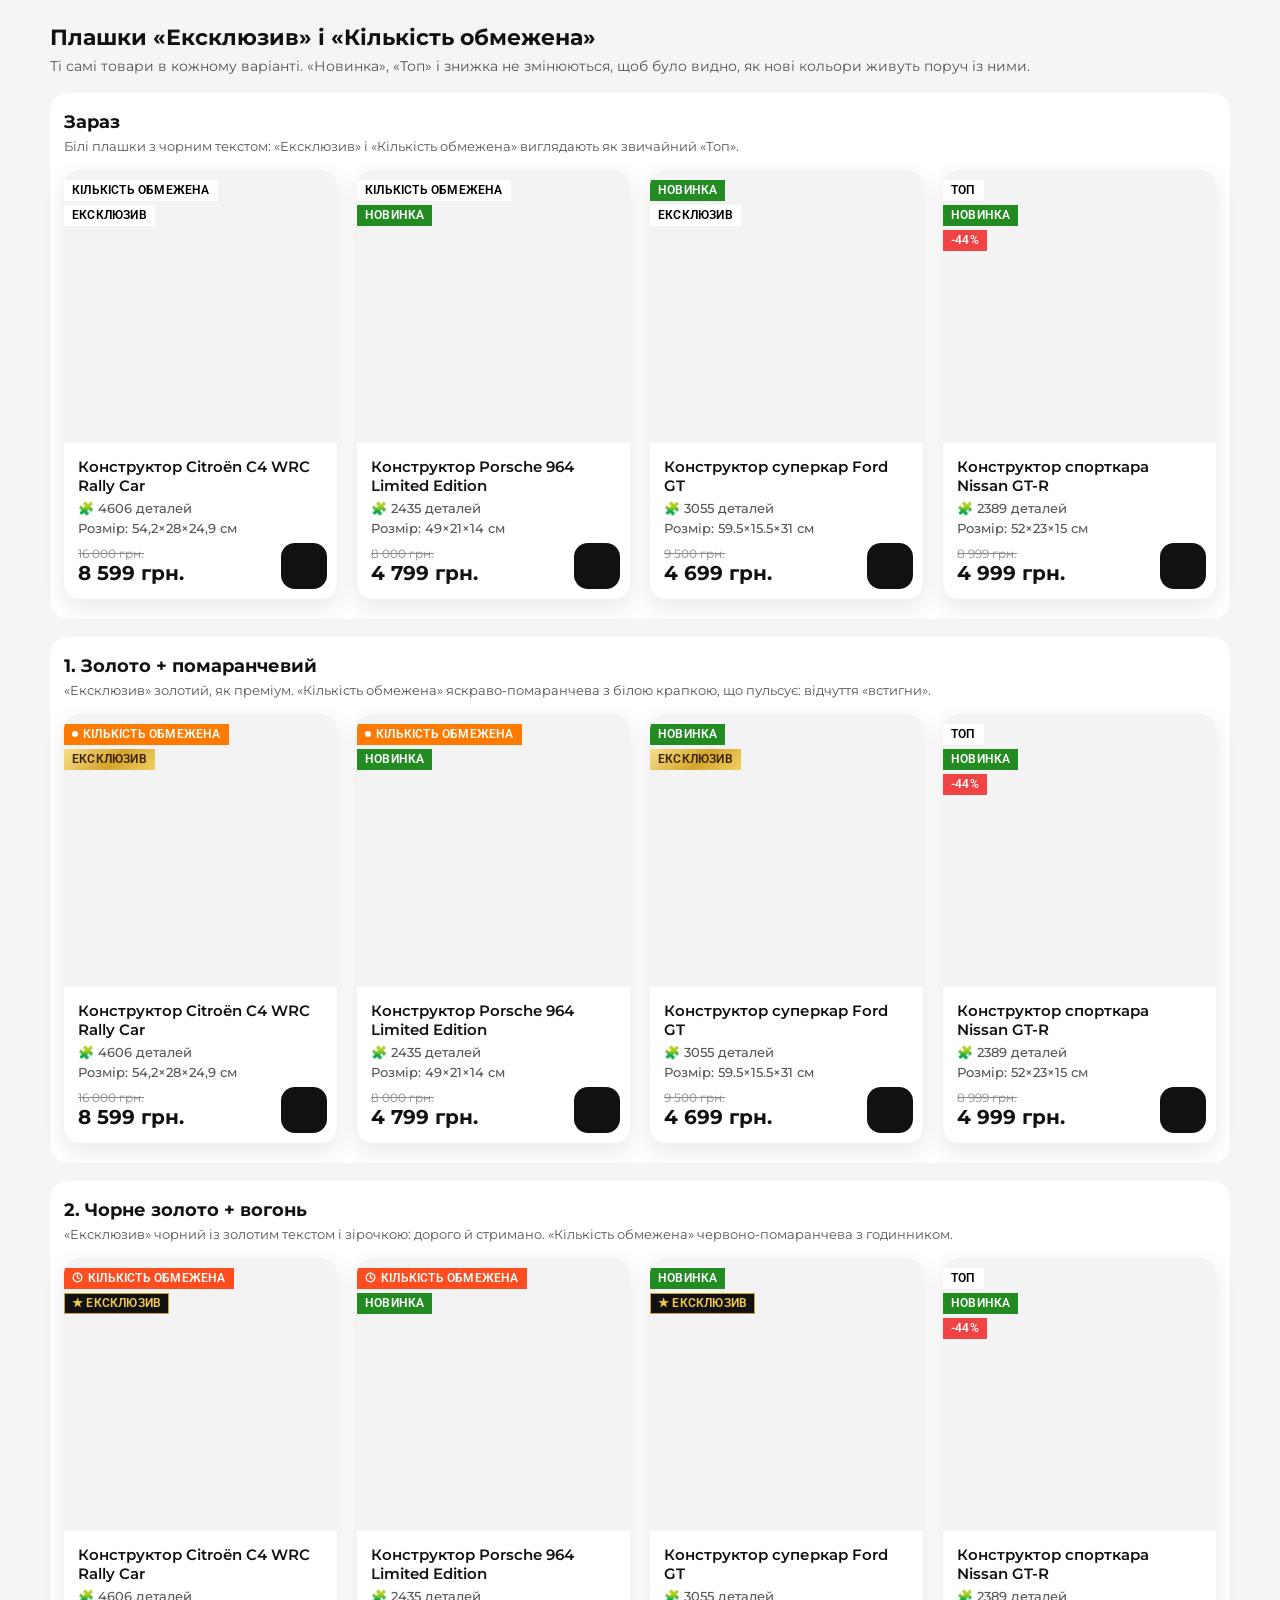
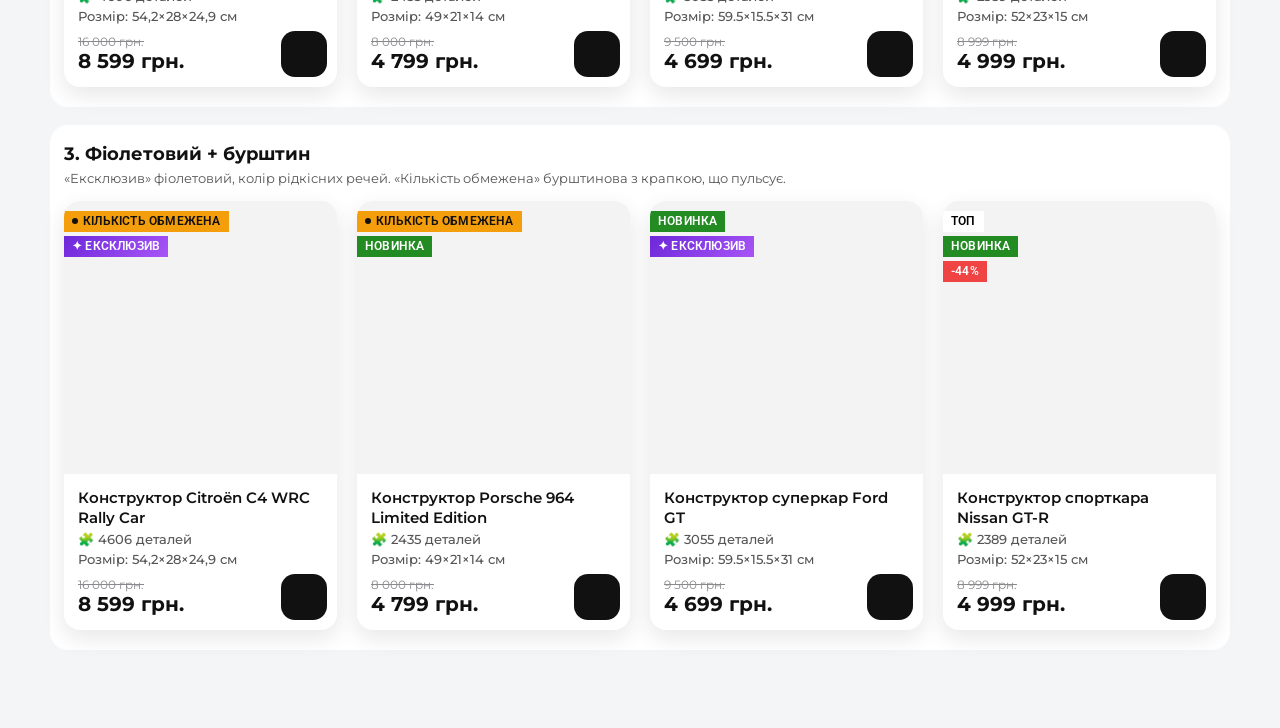
<file: cards/badges.html>
<!doctype html><html lang="uk"><head><meta charset="utf-8"><meta name="viewport" content="width=device-width,initial-scale=1"><title>Плашки — варіанти</title>
<link href="https://fonts.googleapis.com/css2?family=Montserrat:wght@500;600;700&family=Roboto:wght@600;700&display=swap" rel="stylesheet">
<style>
body{margin:0;background:#f4f5f7;font-family:Montserrat,Arial,sans-serif;color:#111}
.wrap{max-width:1180px;margin:0 auto;padding:20px 12px 60px}
h1{font-size:22px;margin:4px 0 6px} .lead{color:#555;font-size:14px;margin:0 0 18px}
section{background:#fff;border-radius:18px;padding:18px 14px 20px;margin:0 0 18px}
h2{font-size:18px;margin:0 0 4px} section>p{font-size:13px;color:#555;margin:0 0 14px;line-height:1.45}
.grid{display:grid;grid-template-columns:repeat(2,minmax(0,1fr));gap:16px 10px}
@media(min-width:900px){.grid{grid-template-columns:repeat(4,minmax(0,1fr));gap:24px 20px}}
.card{background:#fff;border-radius:16px;overflow:hidden;box-shadow:0 8px 22px rgba(17,17,17,.1);display:flex;flex-direction:column}
.img{position:relative;aspect-ratio:1/1;background:#f3f3f3 center/cover no-repeat}
.marks{position:absolute;top:10px;left:0;display:flex;flex-direction:column;align-items:flex-start;gap:4px}
.txt{position:relative;padding:10px;flex:1;display:flex;flex-direction:column}
.t{font-size:13px;font-weight:600;line-height:1.3;display:-webkit-box;-webkit-line-clamp:2;-webkit-box-orient:vertical;overflow:hidden}
.d{font-size:11px;color:#555;font-weight:500;margin-top:4px;white-space:nowrap;overflow:hidden}
.pr{margin-top:auto;padding-top:10px;display:flex;flex-direction:column} .pr s{font-size:12px;color:#8a8a8e} .pr b{font-size:17px}
.bag{position:absolute;right:10px;bottom:10px;width:46px;height:46px;border-radius:14px;background:#111}
@media(min-width:641px){.t{font-size:15px}.d{font-size:13px}.pr b{font-size:20px}.txt{padding:14px}}
/* badge base = live site */
.b{display:inline-flex;align-items:center;gap:5px;font-family:Roboto,Arial,sans-serif;font-size:12px;font-weight:600;letter-spacing:.2px;padding:1px 8px 2px;line-height:1.5;text-transform:uppercase;white-space:nowrap;color:#000;background:#fff}
.b--new{background:#228b22;color:#fff} .b--disc{background:#f04444;color:#fff}
.dot{flex:none;width:6px;height:6px;border-radius:50%;background:currentColor;animation:p 1.4s ease-in-out infinite}
@keyframes p{0%,100%{opacity:1;transform:scale(1)}50%{opacity:.35;transform:scale(.7)}}
/* 1 */
.v1 .b--vip{background:linear-gradient(135deg,#f9e08b,#d4a52c 55%,#f3cf63);color:#3a2600}
.v1 .b--dark{background:#ff7a00;color:#fff}
/* 2 */
.v2 .b--vip{background:#111;color:#f2c94c;box-shadow:inset 0 0 0 1px #c9a227}
.v2 .b--dark{background:#ff4d1f;color:#fff}
/* 3 */
.v3 .b--vip{background:linear-gradient(135deg,#6d28d9,#a855f7);color:#fff}
.v3 .b--dark{background:#f59e0b;color:#111}
@media (prefers-reduced-motion:reduce){.dot{animation:none}}
</style></head><body><div class="wrap"><h1>Плашки «Ексклюзив» і «Кількість обмежена»</h1>
<p class="lead">Ті самі товари в кожному варіанті. «Новинка», «Топ» і знижка не змінюються, щоб було видно, як нові кольори живуть поруч із ними.</p>
<section class="v0"><h2>Зараз</h2><p>Білі плашки з чорним текстом: «Ексклюзив» і «Кількість обмежена» виглядають як звичайний «Топ».</p><div class="grid"><div class="card"><div class="img" style="background-image:url(https://static.tildacdn.one/stor3535-6338-4966-b531-663435383033/43bb6ec37aa721c95067bad617b32f7c.png)"><div class="marks"><span class="b b--dark">КІЛЬКІСТЬ ОБМЕЖЕНА</span><span class="b b--vip">ЕКСКЛЮЗИВ</span></div></div>
<div class="txt"><div class="t">Конструктор Citroën C4 WRC Rally Car</div><div class="d">🧩 4606 деталей</div><div class="d">Розмір: 54,2×28×24,9 см</div>
<div class="pr"><s>16 000 грн.</s><b>8 599 грн.</b></div><span class="bag"></span></div></div><div class="card"><div class="img" style="background-image:url(https://static.tildacdn.one/stor3562-3538-4263-b566-363263313961/86bd42122dd2afcbdbddd37b241bd105.jpg)"><div class="marks"><span class="b b--dark">КІЛЬКІСТЬ ОБМЕЖЕНА</span><span class="b b--new">НОВИНКА</span></div></div>
<div class="txt"><div class="t">Конструктор Porsche 964 Limited Edition</div><div class="d">🧩 2435 деталей</div><div class="d">Розмір: 49×21×14 см</div>
<div class="pr"><s>8 000 грн.</s><b>4 799 грн.</b></div><span class="bag"></span></div></div><div class="card"><div class="img" style="background-image:url(https://static.tildacdn.one/stor6236-3934-4134-b531-323263363032/c87ef97f8cdbb68070b91c82d764926f.jpg)"><div class="marks"><span class="b b--new">НОВИНКА</span><span class="b b--vip">ЕКСКЛЮЗИВ</span></div></div>
<div class="txt"><div class="t">Конструктор суперкар Ford GT</div><div class="d">🧩 3055 деталей</div><div class="d">Розмір: 59.5×15.5×31 см</div>
<div class="pr"><s>9 500 грн.</s><b>4 699 грн.</b></div><span class="bag"></span></div></div><div class="card"><div class="img" style="background-image:url(https://static.tildacdn.one/stor3862-3230-4134-b130-373233653164/d1d504cf1ada97f2b7eef08daccd60ad.jpg)"><div class="marks"><span class="b b--hit">ТОП</span><span class="b b--new">НОВИНКА</span><span class="b b--disc">-44%</span></div></div>
<div class="txt"><div class="t">Конструктор спорткара Nissan GT-R</div><div class="d">🧩 2389 деталей</div><div class="d">Розмір: 52×23×15 см</div>
<div class="pr"><s>8 999 грн.</s><b>4 999 грн.</b></div><span class="bag"></span></div></div></div></section><section class="v1"><h2>1. Золото + помаранчевий</h2><p>«Ексклюзив» золотий, як преміум. «Кількість обмежена» яскраво-помаранчева з білою крапкою, що пульсує: відчуття «встигни».</p><div class="grid"><div class="card"><div class="img" style="background-image:url(https://static.tildacdn.one/stor3535-6338-4966-b531-663435383033/43bb6ec37aa721c95067bad617b32f7c.png)"><div class="marks"><span class="b b--dark"><i class="dot"></i>КІЛЬКІСТЬ ОБМЕЖЕНА</span><span class="b b--vip">ЕКСКЛЮЗИВ</span></div></div>
<div class="txt"><div class="t">Конструктор Citroën C4 WRC Rally Car</div><div class="d">🧩 4606 деталей</div><div class="d">Розмір: 54,2×28×24,9 см</div>
<div class="pr"><s>16 000 грн.</s><b>8 599 грн.</b></div><span class="bag"></span></div></div><div class="card"><div class="img" style="background-image:url(https://static.tildacdn.one/stor3562-3538-4263-b566-363263313961/86bd42122dd2afcbdbddd37b241bd105.jpg)"><div class="marks"><span class="b b--dark"><i class="dot"></i>КІЛЬКІСТЬ ОБМЕЖЕНА</span><span class="b b--new">НОВИНКА</span></div></div>
<div class="txt"><div class="t">Конструктор Porsche 964 Limited Edition</div><div class="d">🧩 2435 деталей</div><div class="d">Розмір: 49×21×14 см</div>
<div class="pr"><s>8 000 грн.</s><b>4 799 грн.</b></div><span class="bag"></span></div></div><div class="card"><div class="img" style="background-image:url(https://static.tildacdn.one/stor6236-3934-4134-b531-323263363032/c87ef97f8cdbb68070b91c82d764926f.jpg)"><div class="marks"><span class="b b--new">НОВИНКА</span><span class="b b--vip">ЕКСКЛЮЗИВ</span></div></div>
<div class="txt"><div class="t">Конструктор суперкар Ford GT</div><div class="d">🧩 3055 деталей</div><div class="d">Розмір: 59.5×15.5×31 см</div>
<div class="pr"><s>9 500 грн.</s><b>4 699 грн.</b></div><span class="bag"></span></div></div><div class="card"><div class="img" style="background-image:url(https://static.tildacdn.one/stor3862-3230-4134-b130-373233653164/d1d504cf1ada97f2b7eef08daccd60ad.jpg)"><div class="marks"><span class="b b--hit">ТОП</span><span class="b b--new">НОВИНКА</span><span class="b b--disc">-44%</span></div></div>
<div class="txt"><div class="t">Конструктор спорткара Nissan GT-R</div><div class="d">🧩 2389 деталей</div><div class="d">Розмір: 52×23×15 см</div>
<div class="pr"><s>8 999 грн.</s><b>4 999 грн.</b></div><span class="bag"></span></div></div></div></section><section class="v2"><h2>2. Чорне золото + вогонь</h2><p>«Ексклюзив» чорний із золотим текстом і зірочкою: дорого й стримано. «Кількість обмежена» червоно-помаранчева з годинником.</p><div class="grid"><div class="card"><div class="img" style="background-image:url(https://static.tildacdn.one/stor3535-6338-4966-b531-663435383033/43bb6ec37aa721c95067bad617b32f7c.png)"><div class="marks"><span class="b b--dark"><svg viewBox="0 0 16 16" width="11" height="11" fill="none" stroke="currentColor" stroke-width="2" stroke-linecap="round"><circle cx="8" cy="8" r="6.2"/><path d="M8 4.6V8l2.2 1.6"/></svg>КІЛЬКІСТЬ ОБМЕЖЕНА</span><span class="b b--vip">★ ЕКСКЛЮЗИВ</span></div></div>
<div class="txt"><div class="t">Конструктор Citroën C4 WRC Rally Car</div><div class="d">🧩 4606 деталей</div><div class="d">Розмір: 54,2×28×24,9 см</div>
<div class="pr"><s>16 000 грн.</s><b>8 599 грн.</b></div><span class="bag"></span></div></div><div class="card"><div class="img" style="background-image:url(https://static.tildacdn.one/stor3562-3538-4263-b566-363263313961/86bd42122dd2afcbdbddd37b241bd105.jpg)"><div class="marks"><span class="b b--dark"><svg viewBox="0 0 16 16" width="11" height="11" fill="none" stroke="currentColor" stroke-width="2" stroke-linecap="round"><circle cx="8" cy="8" r="6.2"/><path d="M8 4.6V8l2.2 1.6"/></svg>КІЛЬКІСТЬ ОБМЕЖЕНА</span><span class="b b--new">НОВИНКА</span></div></div>
<div class="txt"><div class="t">Конструктор Porsche 964 Limited Edition</div><div class="d">🧩 2435 деталей</div><div class="d">Розмір: 49×21×14 см</div>
<div class="pr"><s>8 000 грн.</s><b>4 799 грн.</b></div><span class="bag"></span></div></div><div class="card"><div class="img" style="background-image:url(https://static.tildacdn.one/stor6236-3934-4134-b531-323263363032/c87ef97f8cdbb68070b91c82d764926f.jpg)"><div class="marks"><span class="b b--new">НОВИНКА</span><span class="b b--vip">★ ЕКСКЛЮЗИВ</span></div></div>
<div class="txt"><div class="t">Конструктор суперкар Ford GT</div><div class="d">🧩 3055 деталей</div><div class="d">Розмір: 59.5×15.5×31 см</div>
<div class="pr"><s>9 500 грн.</s><b>4 699 грн.</b></div><span class="bag"></span></div></div><div class="card"><div class="img" style="background-image:url(https://static.tildacdn.one/stor3862-3230-4134-b130-373233653164/d1d504cf1ada97f2b7eef08daccd60ad.jpg)"><div class="marks"><span class="b b--hit">ТОП</span><span class="b b--new">НОВИНКА</span><span class="b b--disc">-44%</span></div></div>
<div class="txt"><div class="t">Конструктор спорткара Nissan GT-R</div><div class="d">🧩 2389 деталей</div><div class="d">Розмір: 52×23×15 см</div>
<div class="pr"><s>8 999 грн.</s><b>4 999 грн.</b></div><span class="bag"></span></div></div></div></section><section class="v3"><h2>3. Фіолетовий + бурштин</h2><p>«Ексклюзив» фіолетовий, колір рідкісних речей. «Кількість обмежена» бурштинова з крапкою, що пульсує.</p><div class="grid"><div class="card"><div class="img" style="background-image:url(https://static.tildacdn.one/stor3535-6338-4966-b531-663435383033/43bb6ec37aa721c95067bad617b32f7c.png)"><div class="marks"><span class="b b--dark"><i class="dot"></i>КІЛЬКІСТЬ ОБМЕЖЕНА</span><span class="b b--vip">✦ ЕКСКЛЮЗИВ</span></div></div>
<div class="txt"><div class="t">Конструктор Citroën C4 WRC Rally Car</div><div class="d">🧩 4606 деталей</div><div class="d">Розмір: 54,2×28×24,9 см</div>
<div class="pr"><s>16 000 грн.</s><b>8 599 грн.</b></div><span class="bag"></span></div></div><div class="card"><div class="img" style="background-image:url(https://static.tildacdn.one/stor3562-3538-4263-b566-363263313961/86bd42122dd2afcbdbddd37b241bd105.jpg)"><div class="marks"><span class="b b--dark"><i class="dot"></i>КІЛЬКІСТЬ ОБМЕЖЕНА</span><span class="b b--new">НОВИНКА</span></div></div>
<div class="txt"><div class="t">Конструктор Porsche 964 Limited Edition</div><div class="d">🧩 2435 деталей</div><div class="d">Розмір: 49×21×14 см</div>
<div class="pr"><s>8 000 грн.</s><b>4 799 грн.</b></div><span class="bag"></span></div></div><div class="card"><div class="img" style="background-image:url(https://static.tildacdn.one/stor6236-3934-4134-b531-323263363032/c87ef97f8cdbb68070b91c82d764926f.jpg)"><div class="marks"><span class="b b--new">НОВИНКА</span><span class="b b--vip">✦ ЕКСКЛЮЗИВ</span></div></div>
<div class="txt"><div class="t">Конструктор суперкар Ford GT</div><div class="d">🧩 3055 деталей</div><div class="d">Розмір: 59.5×15.5×31 см</div>
<div class="pr"><s>9 500 грн.</s><b>4 699 грн.</b></div><span class="bag"></span></div></div><div class="card"><div class="img" style="background-image:url(https://static.tildacdn.one/stor3862-3230-4134-b130-373233653164/d1d504cf1ada97f2b7eef08daccd60ad.jpg)"><div class="marks"><span class="b b--hit">ТОП</span><span class="b b--new">НОВИНКА</span><span class="b b--disc">-44%</span></div></div>
<div class="txt"><div class="t">Конструктор спорткара Nissan GT-R</div><div class="d">🧩 2389 деталей</div><div class="d">Розмір: 52×23×15 см</div>
<div class="pr"><s>8 999 грн.</s><b>4 999 грн.</b></div><span class="bag"></span></div></div></div></section></div></body></html>
</file>
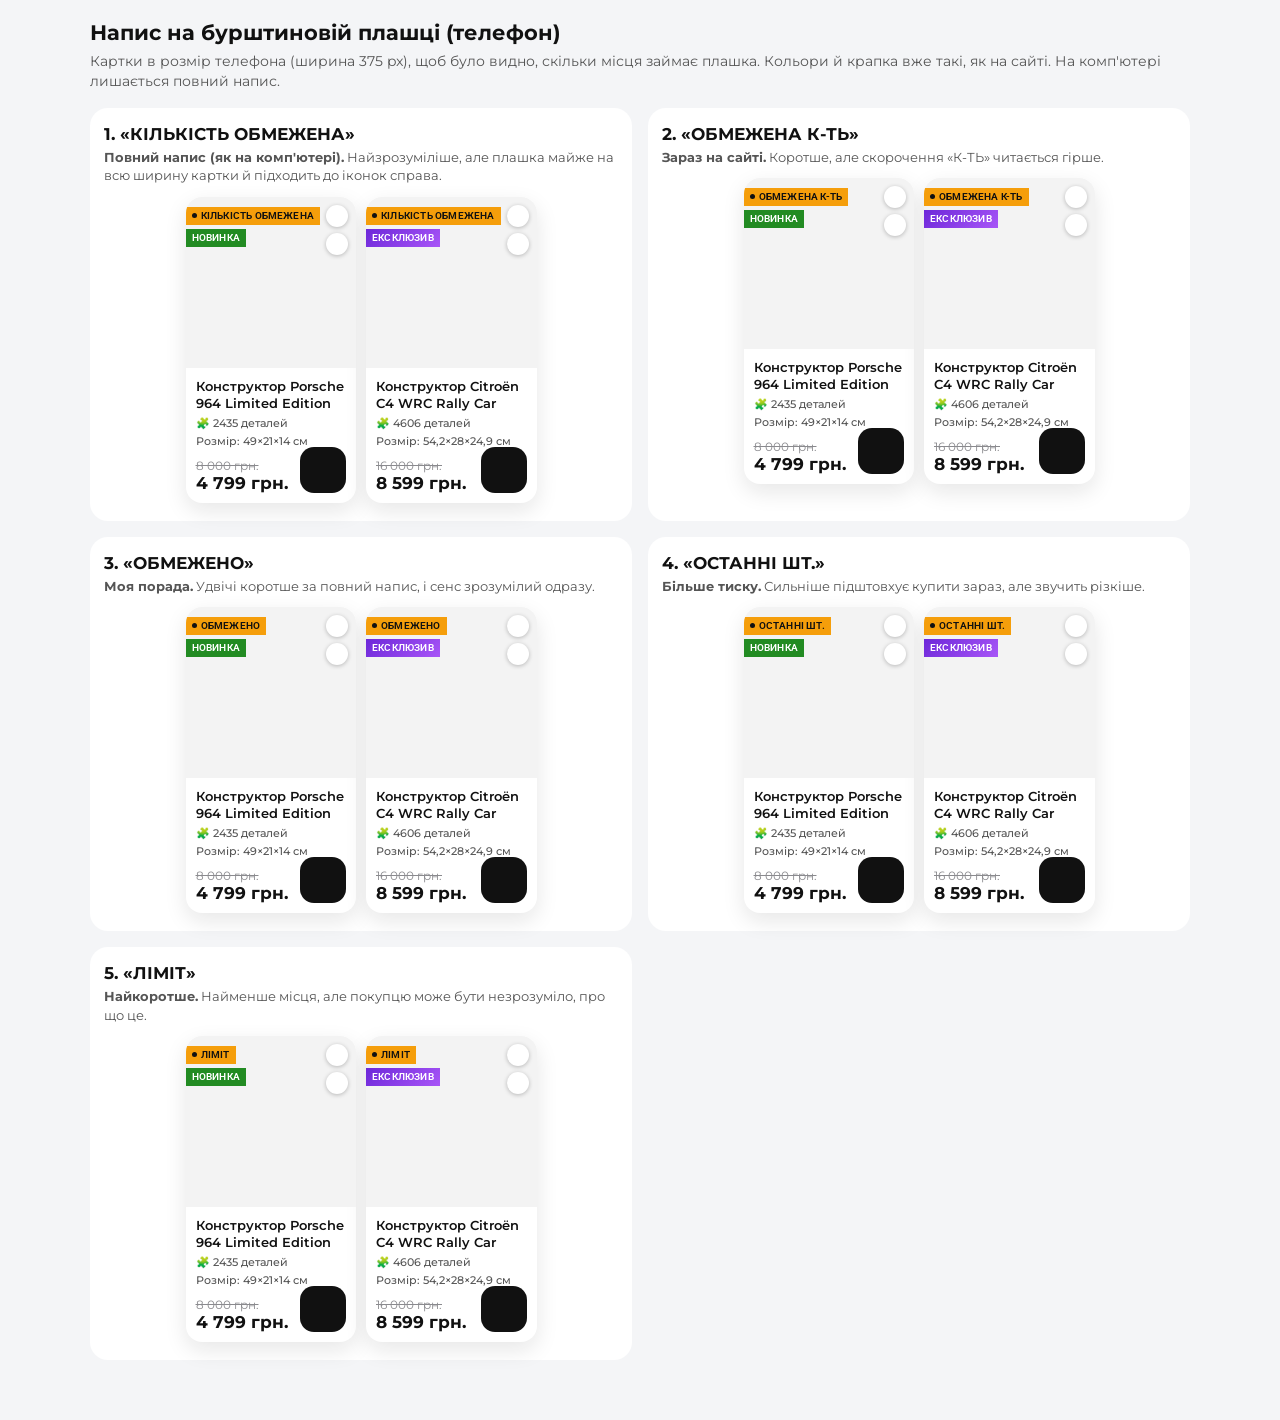
<file: cards/limited.html>
<!doctype html><html lang="uk"><head><meta charset="utf-8"><meta name="viewport" content="width=device-width,initial-scale=1"><title>Напис на плашці</title>
<link href="https://fonts.googleapis.com/css2?family=Montserrat:wght@500;600;700&family=Roboto:wght@600&display=swap" rel="stylesheet">
<style>
body{margin:0;background:#f4f5f7;font-family:Montserrat,Arial,sans-serif;color:#111}
.wrap{max-width:1100px;margin:0 auto;padding:20px 12px 60px;display:grid;gap:16px}
@media(min-width:820px){.wrap{grid-template-columns:repeat(2,minmax(0,1fr))}.head{grid-column:1/-1}}
h1{font-size:21px;margin:0 0 6px} .lead{color:#555;font-size:14px;margin:0;line-height:1.45}
section{background:#fff;border-radius:18px;padding:16px 14px 18px}
h2{font-size:17px;margin:0 0 4px} section>p{font-size:13px;color:#555;margin:0 0 12px;line-height:1.45}
.phone{max-width:375px;margin:0 auto;padding:0 12px;box-sizing:border-box}@media(max-width:500px){.wrap{padding:16px 0 40px}section{border-radius:0;padding:16px 0 18px}section>h2,section>p,.head{padding:0 14px}.phone{max-width:none}}
.grid{display:grid;grid-template-columns:repeat(2,minmax(0,1fr));gap:10px}
.card{background:#fff;border-radius:16px;overflow:hidden;box-shadow:0 8px 22px rgba(17,17,17,.1);display:flex;flex-direction:column}
.img{position:relative;aspect-ratio:1/1;background:#f3f3f3 center/cover no-repeat}
.marks{position:absolute;top:10px;left:0;display:flex;flex-direction:column;align-items:flex-start;gap:4px}
.ic{position:absolute;top:8px;right:8px;display:flex;flex-direction:column;gap:6px} .ic i{width:22px;height:22px;border-radius:50%;background:#fff;box-shadow:0 1px 4px rgba(0,0,0,.25)}
.txt{position:relative;padding:10px;flex:1;display:flex;flex-direction:column}
.t{font-size:13px;font-weight:600;line-height:1.3;display:-webkit-box;-webkit-line-clamp:2;-webkit-box-orient:vertical;overflow:hidden}
.d{font-size:11px;color:#555;font-weight:500;margin-top:4px;white-space:nowrap;overflow:hidden}
.pr{margin-top:auto;padding-top:10px;display:flex;flex-direction:column} .pr s{font-size:12px;color:#8a8a8e} .pr b{font-size:17px}
.bag{position:absolute;right:10px;bottom:10px;width:46px;height:46px;border-radius:14px;background:#111}
.b{display:inline-flex;align-items:center;gap:4px;white-space:nowrap;font-family:Roboto,Arial,sans-serif;font-size:10px;font-weight:600;letter-spacing:.2px;padding:1px 6px 2px;line-height:1.5;text-transform:uppercase}
.b--new{background:#228b22;color:#fff} .b--vip{background:linear-gradient(135deg,#6d28d9,#a855f7);color:#fff} .b--dark{background:#f59e0b;color:#111}
.dot{flex:none;width:5px;height:5px;border-radius:50%;background:currentColor;animation:p 1.4s ease-in-out infinite}
@keyframes p{0%,100%{opacity:1;transform:scale(1)}50%{opacity:.35;transform:scale(.7)}}
</style></head><body><div class="wrap"><div class="head"><h1>Напис на бурштиновій плашці (телефон)</h1>
<p class="lead">Картки в розмір телефона (ширина 375 px), щоб було видно, скільки місця займає плашка. Кольори й крапка вже такі, як на сайті. На комп'ютері лишається повний напис.</p></div>
<section><h2>1. «КІЛЬКІСТЬ ОБМЕЖЕНА»</h2><p><b>Повний напис (як на комп'ютері).</b> Найзрозуміліше, але плашка майже на всю ширину картки й підходить до іконок справа.</p><div class="phone"><div class="grid"><div class="card"><div class="img" style="background-image:url(https://static.tildacdn.one/stor3562-3538-4263-b566-363263313961/86bd42122dd2afcbdbddd37b241bd105.jpg)"><div class="marks"><span class="b b--dark"><i class="dot"></i>КІЛЬКІСТЬ ОБМЕЖЕНА</span><span class="b b--new">НОВИНКА</span></div><div class="ic"><i></i><i></i></div></div>
<div class="txt"><div class="t">Конструктор Porsche 964 Limited Edition</div><div class="d">🧩 2435 деталей</div><div class="d">Розмір: 49×21×14 см</div><div class="pr"><s>8 000 грн.</s><b>4 799 грн.</b></div><span class="bag"></span></div></div><div class="card"><div class="img" style="background-image:url(https://static.tildacdn.one/stor3535-6338-4966-b531-663435383033/43bb6ec37aa721c95067bad617b32f7c.png)"><div class="marks"><span class="b b--dark"><i class="dot"></i>КІЛЬКІСТЬ ОБМЕЖЕНА</span><span class="b b--vip">ЕКСКЛЮЗИВ</span></div><div class="ic"><i></i><i></i></div></div>
<div class="txt"><div class="t">Конструктор Citroën C4 WRC Rally Car</div><div class="d">🧩 4606 деталей</div><div class="d">Розмір: 54,2×28×24,9 см</div><div class="pr"><s>16 000 грн.</s><b>8 599 грн.</b></div><span class="bag"></span></div></div></div></div></section><section><h2>2. «ОБМЕЖЕНА К-ТЬ»</h2><p><b>Зараз на сайті.</b> Коротше, але скорочення «К-ТЬ» читається гірше.</p><div class="phone"><div class="grid"><div class="card"><div class="img" style="background-image:url(https://static.tildacdn.one/stor3562-3538-4263-b566-363263313961/86bd42122dd2afcbdbddd37b241bd105.jpg)"><div class="marks"><span class="b b--dark"><i class="dot"></i>ОБМЕЖЕНА К-ТЬ</span><span class="b b--new">НОВИНКА</span></div><div class="ic"><i></i><i></i></div></div>
<div class="txt"><div class="t">Конструктор Porsche 964 Limited Edition</div><div class="d">🧩 2435 деталей</div><div class="d">Розмір: 49×21×14 см</div><div class="pr"><s>8 000 грн.</s><b>4 799 грн.</b></div><span class="bag"></span></div></div><div class="card"><div class="img" style="background-image:url(https://static.tildacdn.one/stor3535-6338-4966-b531-663435383033/43bb6ec37aa721c95067bad617b32f7c.png)"><div class="marks"><span class="b b--dark"><i class="dot"></i>ОБМЕЖЕНА К-ТЬ</span><span class="b b--vip">ЕКСКЛЮЗИВ</span></div><div class="ic"><i></i><i></i></div></div>
<div class="txt"><div class="t">Конструктор Citroën C4 WRC Rally Car</div><div class="d">🧩 4606 деталей</div><div class="d">Розмір: 54,2×28×24,9 см</div><div class="pr"><s>16 000 грн.</s><b>8 599 грн.</b></div><span class="bag"></span></div></div></div></div></section><section><h2>3. «ОБМЕЖЕНО»</h2><p><b>Моя порада.</b> Удвічі коротше за повний напис, і сенс зрозумілий одразу.</p><div class="phone"><div class="grid"><div class="card"><div class="img" style="background-image:url(https://static.tildacdn.one/stor3562-3538-4263-b566-363263313961/86bd42122dd2afcbdbddd37b241bd105.jpg)"><div class="marks"><span class="b b--dark"><i class="dot"></i>ОБМЕЖЕНО</span><span class="b b--new">НОВИНКА</span></div><div class="ic"><i></i><i></i></div></div>
<div class="txt"><div class="t">Конструктор Porsche 964 Limited Edition</div><div class="d">🧩 2435 деталей</div><div class="d">Розмір: 49×21×14 см</div><div class="pr"><s>8 000 грн.</s><b>4 799 грн.</b></div><span class="bag"></span></div></div><div class="card"><div class="img" style="background-image:url(https://static.tildacdn.one/stor3535-6338-4966-b531-663435383033/43bb6ec37aa721c95067bad617b32f7c.png)"><div class="marks"><span class="b b--dark"><i class="dot"></i>ОБМЕЖЕНО</span><span class="b b--vip">ЕКСКЛЮЗИВ</span></div><div class="ic"><i></i><i></i></div></div>
<div class="txt"><div class="t">Конструктор Citroën C4 WRC Rally Car</div><div class="d">🧩 4606 деталей</div><div class="d">Розмір: 54,2×28×24,9 см</div><div class="pr"><s>16 000 грн.</s><b>8 599 грн.</b></div><span class="bag"></span></div></div></div></div></section><section><h2>4. «ОСТАННІ ШТ.»</h2><p><b>Більше тиску.</b> Сильніше підштовхує купити зараз, але звучить різкіше.</p><div class="phone"><div class="grid"><div class="card"><div class="img" style="background-image:url(https://static.tildacdn.one/stor3562-3538-4263-b566-363263313961/86bd42122dd2afcbdbddd37b241bd105.jpg)"><div class="marks"><span class="b b--dark"><i class="dot"></i>ОСТАННІ ШТ.</span><span class="b b--new">НОВИНКА</span></div><div class="ic"><i></i><i></i></div></div>
<div class="txt"><div class="t">Конструктор Porsche 964 Limited Edition</div><div class="d">🧩 2435 деталей</div><div class="d">Розмір: 49×21×14 см</div><div class="pr"><s>8 000 грн.</s><b>4 799 грн.</b></div><span class="bag"></span></div></div><div class="card"><div class="img" style="background-image:url(https://static.tildacdn.one/stor3535-6338-4966-b531-663435383033/43bb6ec37aa721c95067bad617b32f7c.png)"><div class="marks"><span class="b b--dark"><i class="dot"></i>ОСТАННІ ШТ.</span><span class="b b--vip">ЕКСКЛЮЗИВ</span></div><div class="ic"><i></i><i></i></div></div>
<div class="txt"><div class="t">Конструктор Citroën C4 WRC Rally Car</div><div class="d">🧩 4606 деталей</div><div class="d">Розмір: 54,2×28×24,9 см</div><div class="pr"><s>16 000 грн.</s><b>8 599 грн.</b></div><span class="bag"></span></div></div></div></div></section><section><h2>5. «ЛІМІТ»</h2><p><b>Найкоротше.</b> Найменше місця, але покупцю може бути незрозуміло, про що це.</p><div class="phone"><div class="grid"><div class="card"><div class="img" style="background-image:url(https://static.tildacdn.one/stor3562-3538-4263-b566-363263313961/86bd42122dd2afcbdbddd37b241bd105.jpg)"><div class="marks"><span class="b b--dark"><i class="dot"></i>ЛІМІТ</span><span class="b b--new">НОВИНКА</span></div><div class="ic"><i></i><i></i></div></div>
<div class="txt"><div class="t">Конструктор Porsche 964 Limited Edition</div><div class="d">🧩 2435 деталей</div><div class="d">Розмір: 49×21×14 см</div><div class="pr"><s>8 000 грн.</s><b>4 799 грн.</b></div><span class="bag"></span></div></div><div class="card"><div class="img" style="background-image:url(https://static.tildacdn.one/stor3535-6338-4966-b531-663435383033/43bb6ec37aa721c95067bad617b32f7c.png)"><div class="marks"><span class="b b--dark"><i class="dot"></i>ЛІМІТ</span><span class="b b--vip">ЕКСКЛЮЗИВ</span></div><div class="ic"><i></i><i></i></div></div>
<div class="txt"><div class="t">Конструктор Citroën C4 WRC Rally Car</div><div class="d">🧩 4606 деталей</div><div class="d">Розмір: 54,2×28×24,9 см</div><div class="pr"><s>16 000 грн.</s><b>8 599 грн.</b></div><span class="bag"></span></div></div></div></div></section></div></body></html>
</file>
